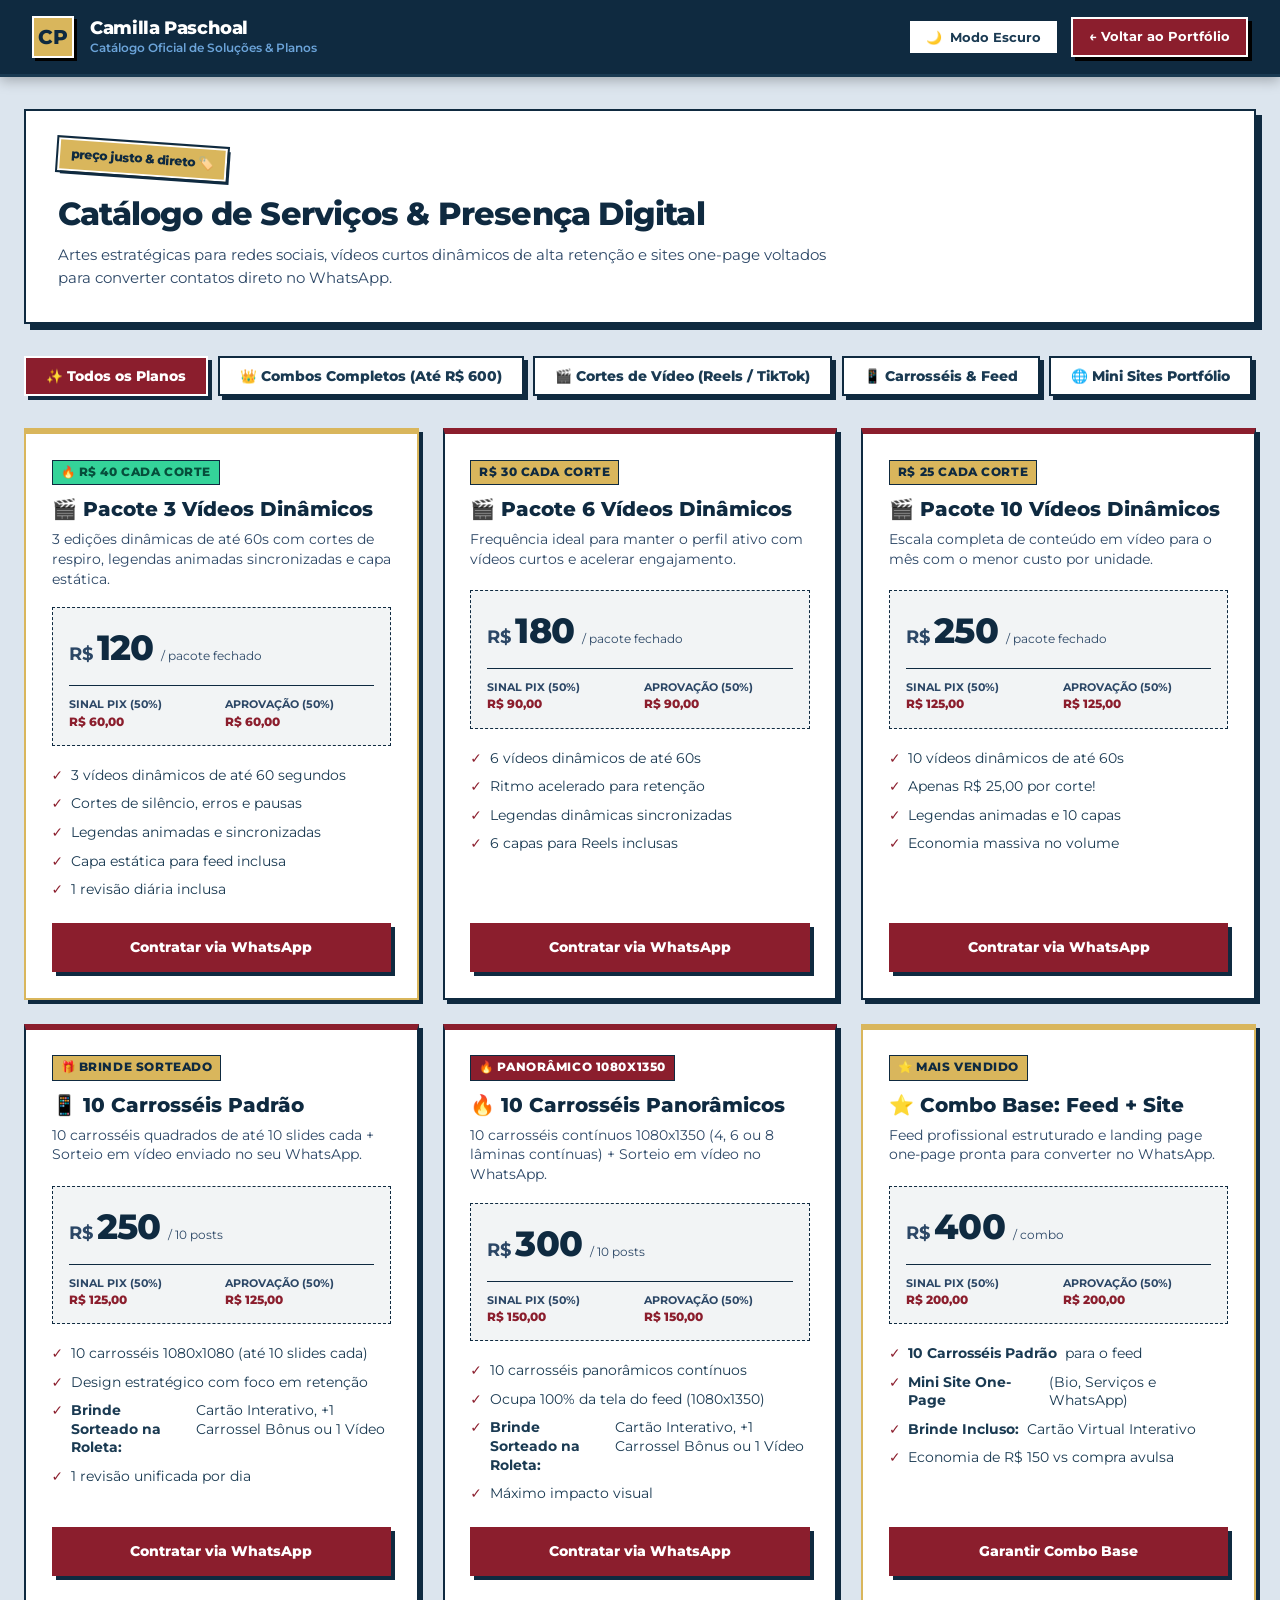
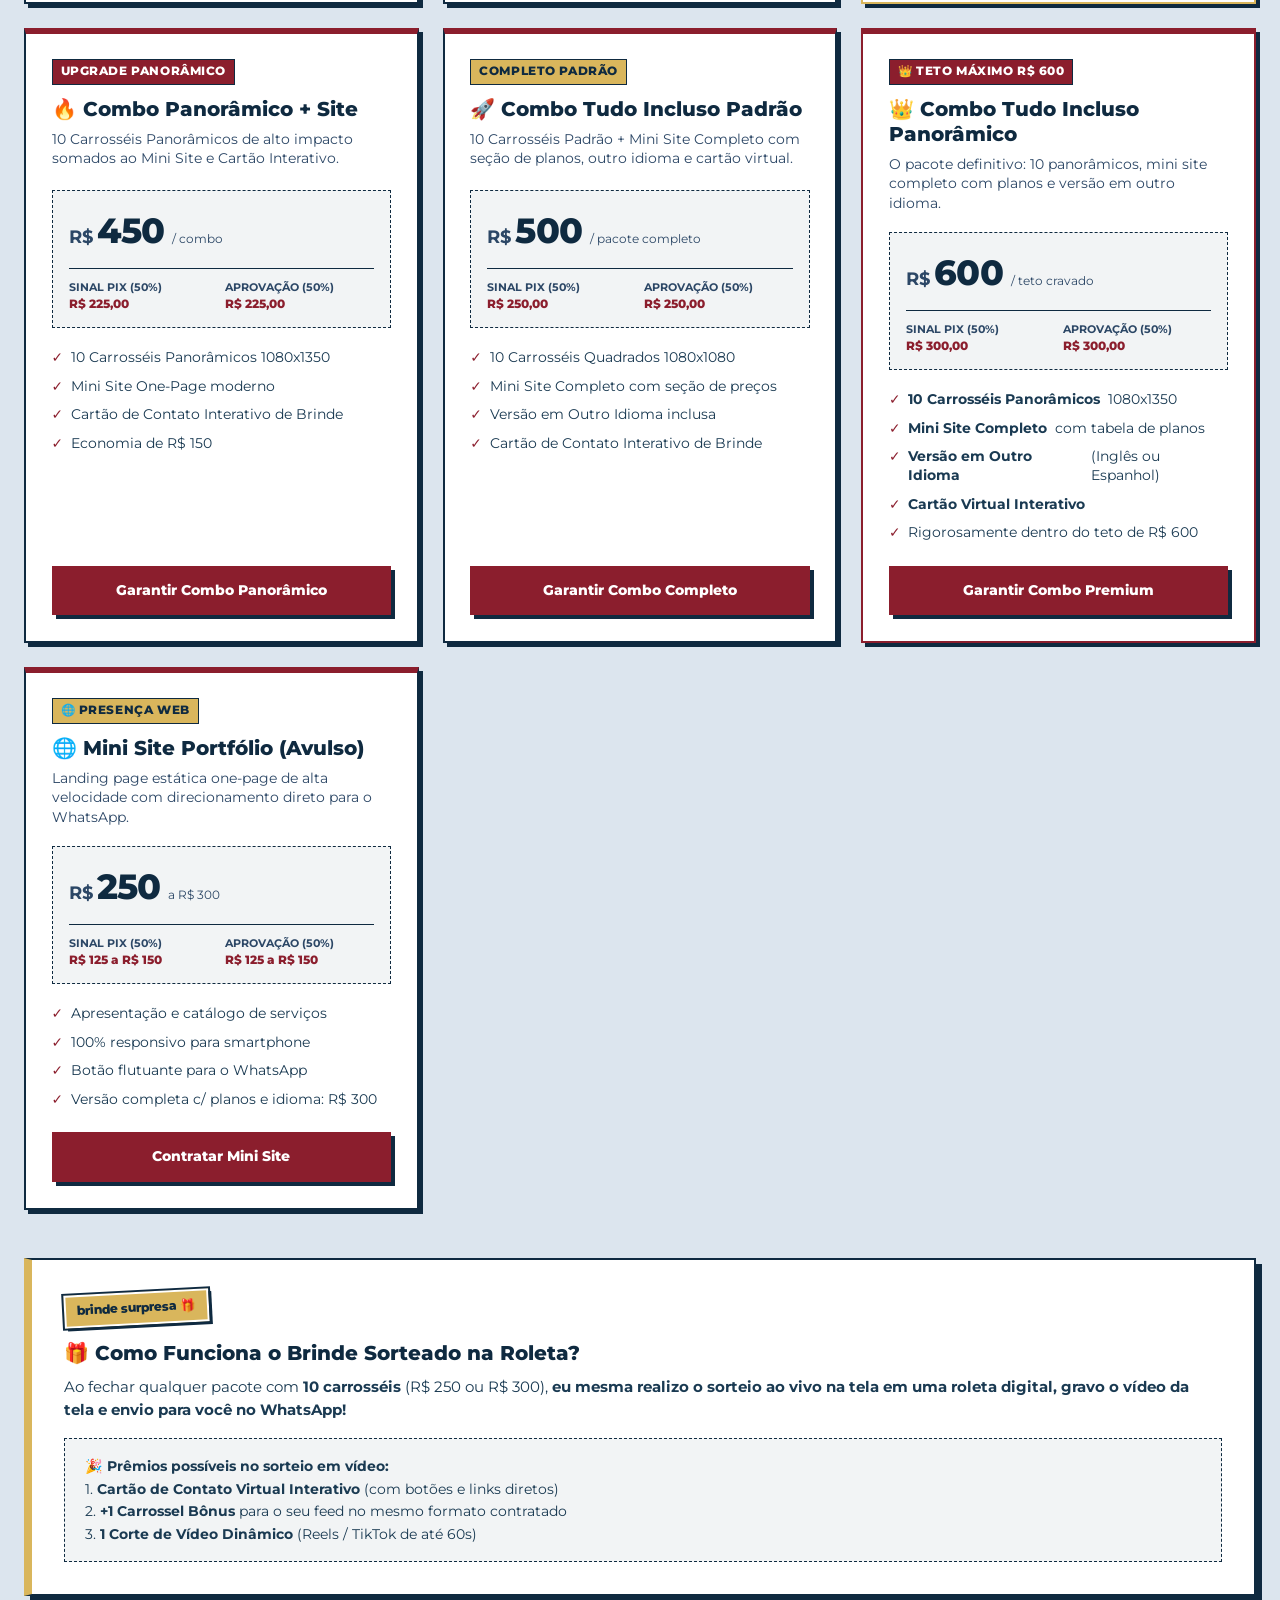
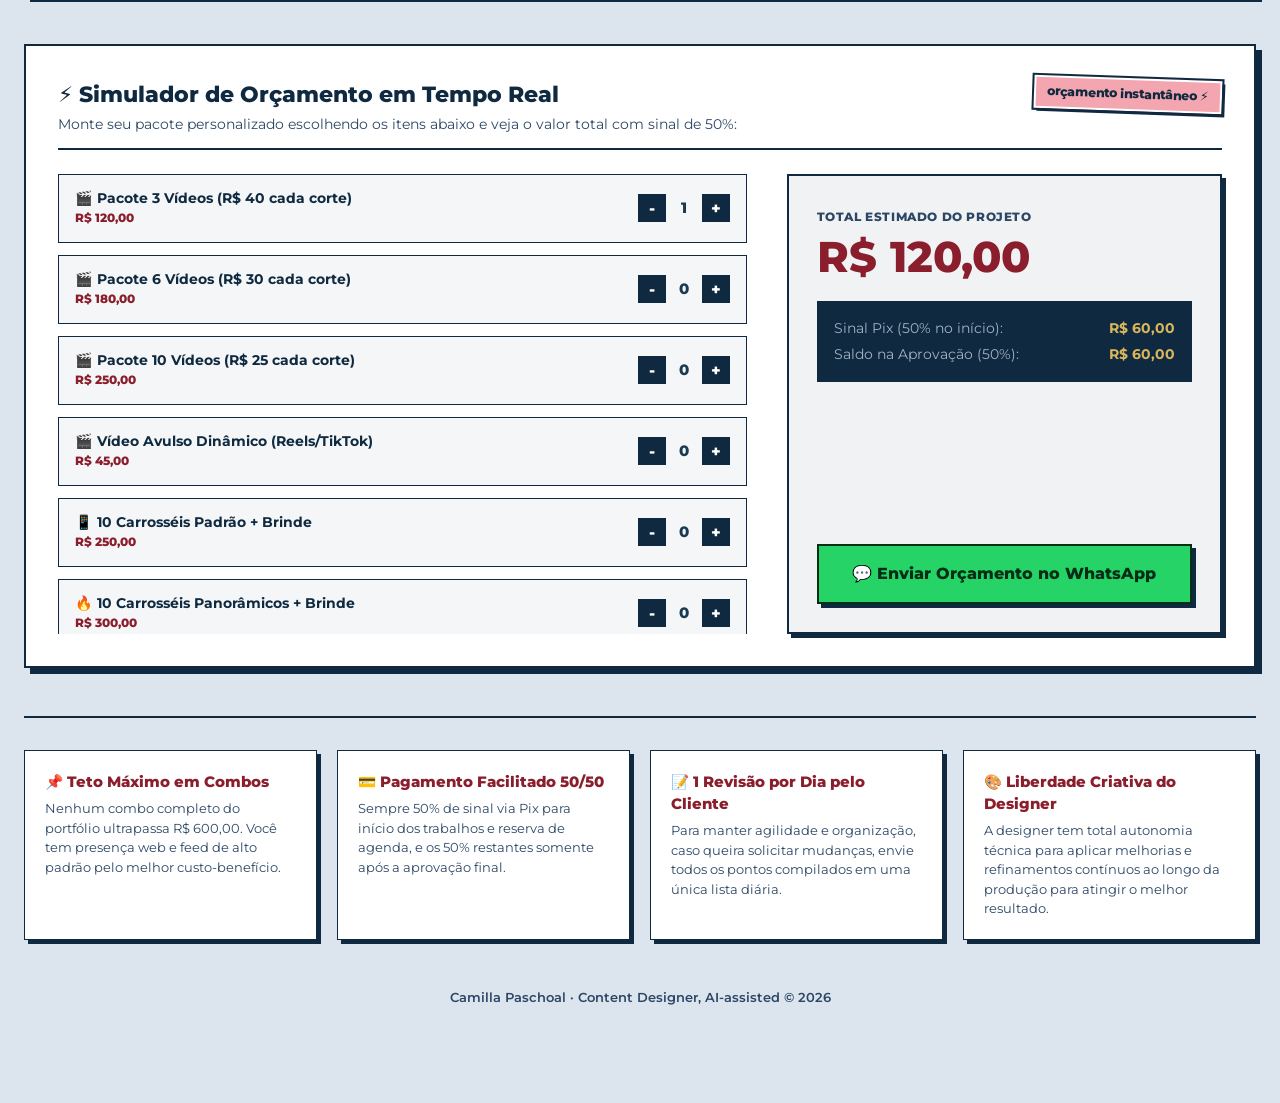
<file: catalogo.html>
<!DOCTYPE html>
<html lang="pt-BR" data-theme="dark">
<head>
  <meta charset="UTF-8">
  <meta name="viewport" content="width=device-width, initial-scale=1.0">
  <title>Camilla Paschoal · Catálogo Oficial de Serviços & Planos</title>
    <link rel="icon" type="image/png" sizes="32x32" href="assets/favicon-32.png">
  <link rel="apple-touch-icon" href="assets/apple-touch-icon.png">
  <script>
    (function () {
      try {
        var tema = localStorage.getItem('tema');
        if (!tema) tema = window.matchMedia('(prefers-color-scheme: dark)').matches ? 'dark' : 'light';
        document.documentElement.setAttribute('data-theme', tema);
      } catch (e) {}
    })();
  </script>
  <link rel="preconnect" href="https://fonts.googleapis.com">
  <link rel="preconnect" href="https://fonts.gstatic.com" crossorigin>
  <link href="https://fonts.googleapis.com/css2?family=Montserrat:ital,wght@0,400;0,600;0,700;0,800;1,400;1,700&display=swap" rel="stylesheet">
  <style>
    /* ══════════════════════════════════════════════════════════════
       Identidade Visual Camilla Paschoal · Neobrutalismo Editorial
       ══════════════════════════════════════════════════════════════ */
    :root {
      --navy-900: #0F2A40;
      --navy-800: #1A3A52;
      --blue-700: #2C5282;
      --blue-500: #4A7BA7;
      --sky-400: #6BA3D8;
      --white: #FFFFFF;
      --wine-700: #8B1E2D;
      --wine-800: #6E1622;
      --sand-200: #F1E6C8;
      --sand-300: #E8D7A5;
      --gold-400: #D9B65C;
      --gray-100: #D9DEE4;
      --gray-200: #C8CED6;
      --gray-300: #AEB7C2;

      /* Modo Claro */
      --page-bg: #DCE5EE;
      --card-bg: #FFFFFF;
      --text: var(--navy-800);
      --text-muted: #2C4766;
      --heading: var(--navy-900);
      --accent: var(--wine-700);
      --border: var(--navy-900);
      --shadow-color: var(--navy-900);
      --shadow-sm: 4px 4px 0 var(--shadow-color);
      --shadow-md: 6px 6px 0 var(--shadow-color);
      --shadow-lg: 10px 10px 0 var(--shadow-color);
    }

    [data-theme='dark'] {
      --gray-100: #2A3340;
      --gray-200: #1F2730;
      --gray-300: #3A4656;

      --page-bg: #0D1622;
      --card-bg: #1B283A;
      --text: #DDE3EA;
      --text-muted: #A2B1C2;
      --heading: #FFFFFF;
      --accent: #E8808C;
      --border: #3A4B62;
      --shadow-color: #060B12;
      --shadow-sm: 4px 4px 0 var(--shadow-color);
      --shadow-md: 6px 6px 0 var(--shadow-color);
      --shadow-lg: 10px 10px 0 var(--shadow-color);
    }

    *, *::before, *::after {
      box-sizing: border-box;
      margin: 0;
      padding: 0;
      font-family: 'Montserrat', system-ui, -apple-system, sans-serif;
      border-radius: 0 !important; /* Estilo 100% geométrico reto do portfólio */
    }

    body {
      background-color: var(--page-bg);
      color: var(--text);
      min-height: 100vh;
      line-height: 1.5;
      transition: background-color 0.3s ease, color 0.3s ease;
      overflow-x: hidden;
    }

    /* ══ Barra Superior ══ */
    .top-bar {
      background: var(--navy-900);
      color: var(--white);
      border-bottom: 3px solid var(--navy-800);
      padding: 1rem 2rem;
      display: flex;
      align-items: center;
      justify-content: space-between;
      box-shadow: 0 4px 12px rgba(0,0,0,0.25);
    }

    .brand-group {
      display: flex;
      align-items: center;
      gap: 1rem;
    }

    .brand-logo-badge {
      width: 42px;
      height: 42px;
      background: var(--gold-400);
      color: var(--navy-900);
      font-weight: 800;
      font-size: 1.25rem;
      display: flex;
      align-items: center;
      justify-content: center;
      border: 2px solid var(--white);
      box-shadow: 3px 3px 0 #000;
    }

    .brand-text h1 {
      font-size: 1.15rem;
      font-weight: 800;
      color: #FFFFFF;
      letter-spacing: -0.02em;
      line-height: 1.2;
    }

    .brand-text p {
      font-size: 0.76rem;
      color: var(--sky-400);
      font-weight: 600;
    }

    .actions-group {
      display: flex;
      align-items: center;
      gap: 0.75rem;
    }

    .btn-brutal {
      display: inline-flex;
      align-items: center;
      gap: 0.5rem;
      background: var(--card-bg);
      color: var(--text);
      border: 2px solid var(--border);
      box-shadow: var(--shadow-sm);
      padding: 0.55rem 1rem;
      font-size: 0.8rem;
      font-weight: 700;
      text-decoration: none;
      cursor: pointer;
      transition: transform 0.15s ease, box-shadow 0.15s ease;
    }

    .btn-brutal:hover {
      transform: translate(-2px, -2px);
      box-shadow: var(--shadow-md);
    }

    .btn-brutal.primary {
      background: var(--wine-700);
      color: #FFFFFF;
      border-color: #FFFFFF;
      box-shadow: 4px 4px 0 #000;
    }

    .btn-brutal.gold {
      background: var(--gold-400);
      color: var(--navy-900);
      border-color: var(--navy-900);
    }

    /* ══ Stickers ══ */
    .sticker {
      display: inline-block;
      padding: 5px 11px;
      font-size: 0.78rem;
      font-weight: 800;
      white-space: nowrap;
      color: var(--navy-900);
      border: 2px solid #FFFFFF;
      outline: 2px solid var(--navy-900);
      box-shadow: 3px 3px 0 var(--navy-900);
      transform: rotate(var(--r, -3deg));
    }
    .sticker--amarelo { background: var(--gold-400); }
    .sticker--rosa { background: #F4A6B0; }
    .sticker--azul { background: var(--sky-400); }

    /* ══ Container ══ */
    .container {
      max-width: 1360px;
      margin: 2rem auto;
      padding: 0 1.5rem 4rem 1.5rem;
    }

    /* Header */
    .catalog-header {
      background: var(--card-bg);
      border: 2px solid var(--border);
      box-shadow: var(--shadow-md);
      padding: 2rem;
      margin-bottom: 2rem;
      display: flex;
      flex-direction: column;
      align-items: flex-start;
    }

    .catalog-header .sticker,
    .gift-banner .sticker {
      position: static !important;
      display: inline-block !important;
      margin-bottom: 14px !important;
    }

    .catalog-header h2 {
      font-size: 2rem;
      font-weight: 800;
      color: var(--heading);
      letter-spacing: -0.025em;
      margin-bottom: 0.4rem;
    }

    .catalog-header p {
      font-size: 0.95rem;
      color: var(--text-muted);
      max-width: 780px;
    }

    /* ══ Filtros de Categoria ══ */
    .filter-bar {
      display: flex;
      flex-wrap: wrap;
      gap: 0.6rem;
      margin-bottom: 2rem;
    }

    .filter-tab {
      background: var(--card-bg);
      border: 2px solid var(--border);
      box-shadow: var(--shadow-sm);
      color: var(--text);
      padding: 0.65rem 1.25rem;
      font-size: 0.85rem;
      font-weight: 800;
      cursor: pointer;
      transition: all 0.15s ease;
    }

    .filter-tab:hover {
      transform: translate(-2px, -2px);
      box-shadow: var(--shadow-md);
    }

    .filter-tab.active {
      background: var(--wine-700);
      color: #FFFFFF;
      border-color: #FFFFFF;
      box-shadow: 4px 4px 0 var(--shadow-color);
    }

    [data-theme='dark'] .filter-tab.active {
      background: var(--wine-700);
      color: #FFFFFF;
    }

    /* ══ Grade de Planos ══ */
    .plans-grid {
      display: grid;
      grid-template-columns: repeat(auto-fit, minmax(310px, 1fr));
      gap: 1.5rem;
      margin-bottom: 3rem;
    }

    .plan-card {
      background: var(--card-bg);
      border: 2px solid var(--border);
      border-top: 6px solid var(--wine-700);
      box-shadow: var(--shadow-sm);
      padding: 1.6rem;
      display: flex;
      flex-direction: column;
      position: relative;
      transition: transform 0.25s ease, box-shadow 0.25s ease;
    }

    .plan-card:hover {
      transform: translateY(-6px);
      box-shadow: var(--shadow-md);
    }

    .plan-card.featured {
      border-top-color: var(--gold-400);
      border-color: var(--gold-400);
    }

    .plan-card.sky {
      border-top-color: var(--sky-400);
    }

    .plan-card.sky:hover {
      border-color: var(--sky-400);
    }

    .plan-card.teto {
      border-top-color: var(--wine-700);
      border-color: var(--wine-700);
    }

    .plan-tag {
      display: inline-block;
      align-self: flex-start;
      font-size: 0.72rem;
      font-weight: 800;
      text-transform: uppercase;
      letter-spacing: 0.05em;
      padding: 3px 8px;
      background: var(--sand-200);
      color: var(--navy-900);
      margin-bottom: 12px;
      border: 1px solid var(--navy-900);
    }

    [data-theme='dark'] .plan-tag {
      background: var(--gray-300);
      color: #fff;
    }

    .plan-tag.green { background: #34d399; color: #064e3b; }
    .plan-tag.gold { background: var(--gold-400); color: var(--navy-900); }
    .plan-tag.wine { background: var(--wine-700); color: #fff; }

    .plan-title {
      font-size: 1.25rem;
      font-weight: 800;
      color: var(--heading);
      margin-bottom: 8px;
      line-height: 1.25;
    }

    .plan-desc {
      font-size: 0.88rem;
      color: var(--text-muted);
      margin-bottom: 18px;
      line-height: 1.4;
      min-height: 42px;
    }

    .plan-pricing-box {
      background: rgba(15, 42, 64, 0.05);
      border: 1px dashed var(--border);
      padding: 14px 16px;
      margin-bottom: 20px;
    }

    [data-theme='dark'] .plan-pricing-box {
      background: rgba(0, 0, 0, 0.25);
    }

    .pricing-main {
      display: flex;
      align-items: baseline;
      gap: 4px;
    }

    .pricing-main .currency {
      font-size: 1.1rem;
      font-weight: 700;
      color: var(--text-muted);
    }

    .pricing-main .amount {
      font-size: 2.2rem;
      font-weight: 800;
      color: var(--heading);
      letter-spacing: -0.02em;
    }

    .pricing-main .unit {
      font-size: 0.78rem;
      color: var(--text-muted);
      margin-left: 4px;
    }

    .plan-split {
      display: grid;
      grid-template-columns: 1fr 1fr;
      gap: 8px;
      margin-top: 10px;
      padding-top: 10px;
      border-top: 1px solid var(--border);
      font-size: 0.76rem;
    }

    .plan-split span {
      display: block;
    }

    .plan-split .lbl {
      color: var(--text-muted);
      font-size: 0.68rem;
      text-transform: uppercase;
      font-weight: 700;
    }

    .plan-split .val {
      font-weight: 800;
      color: var(--accent);
    }

    .features-list {
      list-style: none;
      padding: 0;
      margin: 0 0 24px 0;
      display: flex;
      flex-direction: column;
      gap: 10px;
      flex-grow: 1;
    }

    .features-list li {
      font-size: 0.86rem;
      color: var(--text);
      display: flex;
      align-items: flex-start;
      gap: 8px;
      line-height: 1.35;
    }

    .features-list .check {
      color: var(--wine-700);
      font-weight: 800;
      flex-shrink: 0;
    }

    [data-theme='dark'] .features-list .check {
      color: #E8808C;
    }

    .btn-hire {
      display: block;
      text-align: center;
      width: 100%;
      padding: 12px 16px;
      font-weight: 800;
      font-size: 0.9rem;
      text-decoration: none;
      border: 2px solid var(--border);
      box-shadow: var(--shadow-sm);
      cursor: pointer;
      transition: all 0.15s ease;
    }

    .btn-hire:hover {
      transform: translate(-2px, -2px);
      box-shadow: var(--shadow-md);
    }

    .btn-hire,
    .btn-hire.primary,
    .btn-hire.outline {
      background: var(--wine-700) !important;
      color: #FFFFFF !important;
      border: 2px solid transparent !important;
    }

    .btn-hire:hover,
    .btn-hire.primary:hover,
    .btn-hire.outline:hover {
      background: var(--wine-800) !important;
      color: #FFFFFF !important;
    }

    /* ══ Banner de Sorteio de Brinde ══ */
    .gift-banner {
      background: var(--card-bg);
      border: 2px solid var(--border);
      border-left: 8px solid var(--gold-400);
      box-shadow: var(--shadow-md);
      padding: 2rem;
      margin-bottom: 3rem;
      position: relative;
    }

    .gift-banner h3 {
      font-size: 1.25rem;
      font-weight: 800;
      color: var(--heading);
      margin-bottom: 0.5rem;
    }

    .gift-banner p {
      font-size: 0.92rem;
      color: var(--text);
      line-height: 1.55;
      margin-bottom: 1rem;
    }

    .gift-list {
      background: rgba(15, 42, 64, 0.05);
      border: 1px dashed var(--border);
      padding: 1rem 1.25rem;
      font-size: 0.88rem;
      line-height: 1.6;
    }

    [data-theme='dark'] .gift-list {
      background: rgba(0, 0, 0, 0.2);
    }

    /* ══ Calculadora Interativa de Orçamento ══ */
    .sim-section {
      background: var(--card-bg);
      border: 2px solid var(--border);
      box-shadow: var(--shadow-md);
      padding: 2rem;
      margin-bottom: 3rem;
    }

    .sim-header {
      margin-bottom: 1.5rem;
      padding-bottom: 0.75rem;
      border-bottom: 2px solid var(--border);
    }

    .sim-header h3 {
      font-size: 1.35rem;
      font-weight: 800;
      color: var(--heading);
    }

    .sim-grid {
      display: grid;
      grid-template-columns: 1.6fr 1fr;
      gap: 2rem;
    }

    @media (max-width: 900px) {
      .sim-grid {
        grid-template-columns: 1fr;
      }
    }

    .sim-items {
      display: flex;
      flex-direction: column;
      gap: 0.75rem;
      max-height: 460px;
      overflow-y: auto;
      padding-right: 0.5rem;
    }

    .sim-item-row {
      display: flex;
      justify-content: space-between;
      align-items: center;
      background: rgba(15, 42, 64, 0.04);
      border: 1px solid var(--border);
      padding: 0.85rem 1rem;
    }

    [data-theme='dark'] .sim-item-row {
      background: rgba(0, 0, 0, 0.2);
    }

    .sim-item-title {
      font-size: 0.88rem;
      font-weight: 700;
      color: var(--heading);
    }

    .sim-item-price {
      font-size: 0.78rem;
      color: var(--accent);
      font-weight: 800;
    }

    .counter {
      display: flex;
      align-items: center;
      gap: 0.5rem;
    }

    .counter-btn {
      width: 28px;
      height: 28px;
      background: var(--navy-900);
      color: #fff;
      border: 1px solid var(--border);
      font-size: 1rem;
      font-weight: 800;
      display: flex;
      align-items: center;
      justify-content: center;
      cursor: pointer;
    }

    .counter-btn:hover {
      background: var(--wine-700);
    }

    .counter-val {
      font-size: 0.95rem;
      font-weight: 800;
      min-width: 20px;
      text-align: center;
    }

    .sim-summary {
      background: rgba(15, 42, 64, 0.06);
      border: 2px solid var(--border);
      box-shadow: var(--shadow-sm);
      padding: 1.75rem;
      display: flex;
      flex-direction: column;
      justify-content: space-between;
    }

    [data-theme='dark'] .sim-summary {
      background: rgba(0, 0, 0, 0.3);
    }

    .sim-total-num {
      font-size: 2.7rem;
      font-weight: 800;
      color: var(--accent);
      margin: 0.35rem 0 1.25rem 0;
      line-height: 1.1;
    }

    .sim-split-card {
      background: var(--navy-900);
      color: #fff;
      padding: 1rem;
      border: 1px solid var(--border);
      margin-bottom: 1.5rem;
      font-size: 0.85rem;
    }

    .btn-whatsapp-send {
      display: block;
      text-align: center;
      background: #25D366;
      color: #052E16;
      font-weight: 800;
      font-size: 1rem;
      padding: 1rem;
      text-decoration: none;
      border: 2px solid #052E16;
      box-shadow: var(--shadow-sm);
      transition: all 0.15s ease;
    }

    .btn-whatsapp-send:hover {
      transform: translate(-2px, -2px);
      box-shadow: var(--shadow-md);
      background: #22c55e;
    }

    /* Políticas e Regras */
    .policy-box {
      border-top: 2px solid var(--border);
      padding-top: 2rem;
      margin-top: 2rem;
    }

    .policy-grid {
      display: grid;
      grid-template-columns: repeat(auto-fit, minmax(260px, 1fr));
      gap: 1.25rem;
    }

    .policy-card {
      background: var(--card-bg);
      border: 1px solid var(--border);
      box-shadow: var(--shadow-sm);
      padding: 1.25rem;
    }

    .policy-title {
      font-size: 0.92rem;
      font-weight: 800;
      color: var(--accent);
      margin-bottom: 0.4rem;
    }

    .policy-text {
      font-size: 0.84rem;
      color: var(--text-muted);
      line-height: 1.45;
    }

    footer {
      text-align: center;
      margin-top: 3rem;
      font-size: 0.82rem;
      color: var(--text-muted);
      font-weight: 600;
    }
  </style>
</head>
<body>

  <!-- Barra Superior -->
  <header class="top-bar">
    <div class="brand-group">
      <div class="brand-logo-badge">CP</div>
      <div class="brand-text">
        <h1>Camilla Paschoal</h1>
        <p>Catálogo Oficial de Soluções & Planos</p>
      </div>
    </div>

    <div class="actions-group">
      <button class="btn-brutal" id="themeBtn" onclick="toggleTheme()" title="Trocar Tema">
        <span id="themeIcon">☀️</span> <span id="themeLabel">Modo Claro</span>
      </button>
      <a href="index.html" class="btn-brutal primary">← Voltar ao Portfólio</a>
    </div>
  </header>

  <div class="container">

    <!-- Cabeçalho -->
    <div class="catalog-header">
      <span class="sticker sticker--amarelo" style="--r:4deg; position:absolute; top:-12px; right:20px;" aria-hidden="true">preço justo & direto 🏷️</span>
      <h2>Catálogo de Serviços & Presença Digital</h2>
      <p>Artes estratégicas para redes sociais, vídeos curtos dinâmicos de alta retenção e sites one-page voltados para converter contatos direto no WhatsApp.</p>
    </div>

    <!-- Filtros de Categoria -->
    <div class="filter-bar">
      <button class="filter-tab active" onclick="filterPlans('all')">✨ Todos os Planos</button>
      <button class="filter-tab" onclick="filterPlans('combos')">👑 Combos Completos (Até R$ 600)</button>
      <button class="filter-tab" onclick="filterPlans('videos')">🎬 Cortes de Vídeo (Reels / TikTok)</button>
      <button class="filter-tab" onclick="filterPlans('feed')">📱 Carrosséis & Feed</button>
      <button class="filter-tab" onclick="filterPlans('web')">🌐 Mini Sites Portfólio</button>
    </div>

    <!-- Grade de Planos -->
    <div class="plans-grid" id="plansGrid">

      <!-- PLANO 1: Pacote 3 Vídeos -->
      <article class="plan-card featured" data-category="videos">
        <span class="plan-tag green">🔥 R$ 40 cada corte</span>
        <h3 class="plan-title">🎬 Pacote 3 Vídeos Dinâmicos</h3>
        <p class="plan-desc">3 edições dinâmicas de até 60s com cortes de respiro, legendas animadas sincronizadas e capa estática.</p>
        
        <div class="plan-pricing-box">
          <div class="pricing-main">
            <span class="currency">R$</span>
            <span class="amount">120</span>
            <span class="unit">/ pacote fechado</span>
          </div>
          <div class="plan-split">
            <div>
              <span class="lbl">Sinal Pix (50%)</span>
              <span class="val">R$ 60,00</span>
            </div>
            <div>
              <span class="lbl">Aprovação (50%)</span>
              <span class="val">R$ 60,00</span>
            </div>
          </div>
        </div>

        <ul class="features-list">
          <li><span class="check">✓</span> 3 vídeos dinâmicos de até 60 segundos</li>
          <li><span class="check">✓</span> Cortes de silêncio, erros e pausas</li>
          <li><span class="check">✓</span> Legendas animadas e sincronizadas</li>
          <li><span class="check">✓</span> Capa estática para feed inclusa</li>
          <li><span class="check">✓</span> 1 revisão diária inclusa</li>
        </ul>

        <a href="https://wa.me/5521982566564?text=Ol%C3%A1%20Camilla!%20Gostaria%20de%20contratar%20o%20Pacote%20de%203%20V%C3%ADdeos%20(R$%20120)." target="_blank" rel="noopener noreferrer" class="btn-hire primary">Contratar via WhatsApp</a>
      </article>

      <!-- PLANO 2: Pacote 6 Vídeos -->
      <article class="plan-card" data-category="videos">
        <span class="plan-tag gold">R$ 30 cada corte</span>
        <h3 class="plan-title">🎬 Pacote 6 Vídeos Dinâmicos</h3>
        <p class="plan-desc">Frequência ideal para manter o perfil ativo com vídeos curtos e acelerar engajamento.</p>
        
        <div class="plan-pricing-box">
          <div class="pricing-main">
            <span class="currency">R$</span>
            <span class="amount">180</span>
            <span class="unit">/ pacote fechado</span>
          </div>
          <div class="plan-split">
            <div>
              <span class="lbl">Sinal Pix (50%)</span>
              <span class="val">R$ 90,00</span>
            </div>
            <div>
              <span class="lbl">Aprovação (50%)</span>
              <span class="val">R$ 90,00</span>
            </div>
          </div>
        </div>

        <ul class="features-list">
          <li><span class="check">✓</span> 6 vídeos dinâmicos de até 60s</li>
          <li><span class="check">✓</span> Ritmo acelerado para retenção</li>
          <li><span class="check">✓</span> Legendas dinâmicas sincronizadas</li>
          <li><span class="check">✓</span> 6 capas para Reels inclusas</li>
        </ul>

        <a href="https://wa.me/5521982566564?text=Ol%C3%A1%20Camilla!%20Gostaria%20de%20contratar%20o%20Pacote%20de%206%20V%C3%ADdeos%20(R$%20180)." target="_blank" rel="noopener noreferrer" class="btn-hire primary">Contratar via WhatsApp</a>
      </article>

      <!-- PLANO 3: Pacote 10 Vídeos -->
      <article class="plan-card" data-category="videos">
        <span class="plan-tag gold">R$ 25 cada corte</span>
        <h3 class="plan-title">🎬 Pacote 10 Vídeos Dinâmicos</h3>
        <p class="plan-desc">Escala completa de conteúdo em vídeo para o mês com o menor custo por unidade.</p>
        
        <div class="plan-pricing-box">
          <div class="pricing-main">
            <span class="currency">R$</span>
            <span class="amount">250</span>
            <span class="unit">/ pacote fechado</span>
          </div>
          <div class="plan-split">
            <div>
              <span class="lbl">Sinal Pix (50%)</span>
              <span class="val">R$ 125,00</span>
            </div>
            <div>
              <span class="lbl">Aprovação (50%)</span>
              <span class="val">R$ 125,00</span>
            </div>
          </div>
        </div>

        <ul class="features-list">
          <li><span class="check">✓</span> 10 vídeos dinâmicos de até 60s</li>
          <li><span class="check">✓</span> Apenas R$ 25,00 por corte!</li>
          <li><span class="check">✓</span> Legendas animadas e 10 capas</li>
          <li><span class="check">✓</span> Economia massiva no volume</li>
        </ul>

        <a href="https://wa.me/5521982566564?text=Ol%C3%A1%20Camilla!%20Gostaria%20de%20contratar%20o%20Pacote%20de%2010%20V%C3%ADdeos%20(R$%20250)." target="_blank" rel="noopener noreferrer" class="btn-hire primary">Contratar via WhatsApp</a>
      </article>

      <!-- PLANO 4: 10 Carrosséis Padrão + Brinde Sorteado -->
      <article class="plan-card" data-category="feed">
        <span class="plan-tag gold">🎁 Brinde Sorteado</span>
        <h3 class="plan-title">📱 10 Carrosséis Padrão</h3>
        <p class="plan-desc">10 carrosséis quadrados de até 10 slides cada + Sorteio em vídeo enviado no seu WhatsApp.</p>
        
        <div class="plan-pricing-box">
          <div class="pricing-main">
            <span class="currency">R$</span>
            <span class="amount">250</span>
            <span class="unit">/ 10 posts</span>
          </div>
          <div class="plan-split">
            <div>
              <span class="lbl">Sinal Pix (50%)</span>
              <span class="val">R$ 125,00</span>
            </div>
            <div>
              <span class="lbl">Aprovação (50%)</span>
              <span class="val">R$ 125,00</span>
            </div>
          </div>
        </div>

        <ul class="features-list">
          <li><span class="check">✓</span> 10 carrosséis 1080x1080 (até 10 slides cada)</li>
          <li><span class="check">✓</span> Design estratégico com foco em retenção</li>
          <li><span class="check">✓</span> <strong>Brinde Sorteado na Roleta:</strong> Cartão Interativo, +1 Carrossel Bônus ou 1 Vídeo</li>
          <li><span class="check">✓</span> 1 revisão unificada por dia</li>
        </ul>

        <a href="https://wa.me/5521982566564?text=Ol%C3%A1%20Camilla!%20Gostaria%20de%20contratar%2010%20Carross%C3%A9is%20Padr%C3%A3o%20(R$%20250)." target="_blank" rel="noopener noreferrer" class="btn-hire primary">Contratar via WhatsApp</a>
      </article>

      <!-- PLANO 5: 10 Carrosséis Panorâmicos + Brinde Sorteado -->
      <article class="plan-card" data-category="feed">
        <span class="plan-tag wine">🔥 Panorâmico 1080x1350</span>
        <h3 class="plan-title">🔥 10 Carrosséis Panorâmicos</h3>
        <p class="plan-desc">10 carrosséis contínuos 1080x1350 (4, 6 ou 8 lâminas contínuas) + Sorteio em vídeo no WhatsApp.</p>
        
        <div class="plan-pricing-box">
          <div class="pricing-main">
            <span class="currency">R$</span>
            <span class="amount">300</span>
            <span class="unit">/ 10 posts</span>
          </div>
          <div class="plan-split">
            <div>
              <span class="lbl">Sinal Pix (50%)</span>
              <span class="val">R$ 150,00</span>
            </div>
            <div>
              <span class="lbl">Aprovação (50%)</span>
              <span class="val">R$ 150,00</span>
            </div>
          </div>
        </div>

        <ul class="features-list">
          <li><span class="check">✓</span> 10 carrosséis panorâmicos contínuos</li>
          <li><span class="check">✓</span> Ocupa 100% da tela do feed (1080x1350)</li>
          <li><span class="check">✓</span> <strong>Brinde Sorteado na Roleta:</strong> Cartão Interativo, +1 Carrossel Bônus ou 1 Vídeo</li>
          <li><span class="check">✓</span> Máximo impacto visual</li>
        </ul>

        <a href="https://wa.me/5521982566564?text=Ol%C3%A1%20Camilla!%20Gostaria%20de%20contratar%2010%20Carross%C3%A9is%20Panor%C3%A2micos%20(R$%20300)." target="_blank" rel="noopener noreferrer" class="btn-hire primary">Contratar via WhatsApp</a>
      </article>

      <!-- PLANO 6: Combo Base -->
      <article class="plan-card featured" data-category="combos">
        <span class="plan-tag gold">⭐ Mais Vendido</span>
        <h3 class="plan-title">⭐ Combo Base: Feed + Site</h3>
        <p class="plan-desc">Feed profissional estruturado e landing page one-page pronta para converter no WhatsApp.</p>
        
        <div class="plan-pricing-box">
          <div class="pricing-main">
            <span class="currency">R$</span>
            <span class="amount">400</span>
            <span class="unit">/ combo</span>
          </div>
          <div class="plan-split">
            <div>
              <span class="lbl">Sinal Pix (50%)</span>
              <span class="val">R$ 200,00</span>
            </div>
            <div>
              <span class="lbl">Aprovação (50%)</span>
              <span class="val">R$ 200,00</span>
            </div>
          </div>
        </div>

        <ul class="features-list">
          <li><span class="check">✓</span> <strong>10 Carrosséis Padrão</strong> para o feed</li>
          <li><span class="check">✓</span> <strong>Mini Site One-Page</strong> (Bio, Serviços e WhatsApp)</li>
          <li><span class="check">✓</span> <strong>Brinde Incluso:</strong> Cartão Virtual Interativo</li>
          <li><span class="check">✓</span> Economia de R$ 150 vs compra avulsa</li>
        </ul>

        <a href="https://wa.me/5521982566564?text=Ol%C3%A1%20Camilla!%20Quero%20o%20Combo%20Base%20(Feed%20%2B%20Site%20-%20R$%20400)." target="_blank" rel="noopener noreferrer" class="btn-hire primary">Garantir Combo Base</a>
      </article>

      <!-- PLANO 7: Combo Base Panorâmico -->
      <article class="plan-card" data-category="combos">
        <span class="plan-tag wine">Upgrade Panorâmico</span>
        <h3 class="plan-title">🔥 Combo Panorâmico + Site</h3>
        <p class="plan-desc">10 Carrosséis Panorâmicos de alto impacto somados ao Mini Site e Cartão Interativo.</p>
        
        <div class="plan-pricing-box">
          <div class="pricing-main">
            <span class="currency">R$</span>
            <span class="amount">450</span>
            <span class="unit">/ combo</span>
          </div>
          <div class="plan-split">
            <div>
              <span class="lbl">Sinal Pix (50%)</span>
              <span class="val">R$ 225,00</span>
            </div>
            <div>
              <span class="lbl">Aprovação (50%)</span>
              <span class="val">R$ 225,00</span>
            </div>
          </div>
        </div>

        <ul class="features-list">
          <li><span class="check">✓</span> 10 Carrosséis Panorâmicos 1080x1350</li>
          <li><span class="check">✓</span> Mini Site One-Page moderno</li>
          <li><span class="check">✓</span> Cartão de Contato Interativo de Brinde</li>
          <li><span class="check">✓</span> Economia de R$ 150</li>
        </ul>

        <a href="https://wa.me/5521982566564?text=Ol%C3%A1%20Camilla!%20Quero%20o%20Combo%20Panor%C3%A2mico%20%2B%20Site%20(R$%20450)." target="_blank" rel="noopener noreferrer" class="btn-hire primary">Garantir Combo Panorâmico</a>
      </article>

      <!-- PLANO 8: Combo Tudo Incluso Padrão -->
      <article class="plan-card" data-category="combos">
        <span class="plan-tag gold">Completo Padrão</span>
        <h3 class="plan-title">🚀 Combo Tudo Incluso Padrão</h3>
        <p class="plan-desc">10 Carrosséis Padrão + Mini Site Completo com seção de planos, outro idioma e cartão virtual.</p>
        
        <div class="plan-pricing-box">
          <div class="pricing-main">
            <span class="currency">R$</span>
            <span class="amount">500</span>
            <span class="unit">/ pacote completo</span>
          </div>
          <div class="plan-split">
            <div>
              <span class="lbl">Sinal Pix (50%)</span>
              <span class="val">R$ 250,00</span>
            </div>
            <div>
              <span class="lbl">Aprovação (50%)</span>
              <span class="val">R$ 250,00</span>
            </div>
          </div>
        </div>

        <ul class="features-list">
          <li><span class="check">✓</span> 10 Carrosséis Quadrados 1080x1080</li>
          <li><span class="check">✓</span> Mini Site Completo com seção de preços</li>
          <li><span class="check">✓</span> Versão em Outro Idioma inclusa</li>
          <li><span class="check">✓</span> Cartão de Contato Interativo de Brinde</li>
        </ul>

        <a href="https://wa.me/5521982566564?text=Ol%C3%A1%20Camilla!%20Quero%20o%20Combo%20Tudo%20Incluso%20Padr%C3%A3o%20(R$%20500)." target="_blank" rel="noopener noreferrer" class="btn-hire primary">Garantir Combo Completo</a>
      </article>

      <!-- PLANO 9: Combo Tudo Incluso Panorâmico (TETO R$ 600) -->
      <article class="plan-card teto" data-category="combos">
        <span class="plan-tag wine">👑 TETO MÁXIMO R$ 600</span>
        <h3 class="plan-title">👑 Combo Tudo Incluso Panorâmico</h3>
        <p class="plan-desc">O pacote definitivo: 10 panorâmicos, mini site completo com planos e versão em outro idioma.</p>
        
        <div class="plan-pricing-box">
          <div class="pricing-main">
            <span class="currency">R$</span>
            <span class="amount">600</span>
            <span class="unit">/ teto cravado</span>
          </div>
          <div class="plan-split">
            <div>
              <span class="lbl">Sinal Pix (50%)</span>
              <span class="val">R$ 300,00</span>
            </div>
            <div>
              <span class="lbl">Aprovação (50%)</span>
              <span class="val">R$ 300,00</span>
            </div>
          </div>
        </div>

        <ul class="features-list">
          <li><span class="check">✓</span> <strong>10 Carrosséis Panorâmicos</strong> 1080x1350</li>
          <li><span class="check">✓</span> <strong>Mini Site Completo</strong> com tabela de planos</li>
          <li><span class="check">✓</span> <strong>Versão em Outro Idioma</strong> (Inglês ou Espanhol)</li>
          <li><span class="check">✓</span> <strong>Cartão Virtual Interativo</strong></li>
          <li><span class="check">✓</span> Rigorosamente dentro do teto de R$ 600</li>
        </ul>

        <a href="https://wa.me/5521982566564?text=Ol%C3%A1%20Camilla!%20Quero%20o%20Combo%20Tudo%20Incluso%20Panor%C3%A2mico%20(TETO%20R$%20600)." target="_blank" rel="noopener noreferrer" class="btn-hire primary">Garantir Combo Premium</a>
      </article>

      <!-- PLANO 9: Mini Site Avulso -->
      <article class="plan-card" data-category="web">
        <span class="plan-tag gold">🌐 Presença Web</span>
        <h3 class="plan-title">🌐 Mini Site Portfólio (Avulso)</h3>
        <p class="plan-desc">Landing page estática one-page de alta velocidade com direcionamento direto para o WhatsApp.</p>
        
        <div class="plan-pricing-box">
          <div class="pricing-main">
            <span class="currency">R$</span>
            <span class="amount">250</span>
            <span class="unit">a R$ 300</span>
          </div>
          <div class="plan-split">
            <div>
              <span class="lbl">Sinal Pix (50%)</span>
              <span class="val">R$ 125 a R$ 150</span>
            </div>
            <div>
              <span class="lbl">Aprovação (50%)</span>
              <span class="val">R$ 125 a R$ 150</span>
            </div>
          </div>
        </div>

        <ul class="features-list">
          <li><span class="check">✓</span> Apresentação e catálogo de serviços</li>
          <li><span class="check">✓</span> 100% responsivo para smartphone</li>
          <li><span class="check">✓</span> Botão flutuante para o WhatsApp</li>
          <li><span class="check">✓</span> Versão completa c/ planos e idioma: R$ 300</li>
        </ul>

        <a href="https://wa.me/5521982566564?text=Ol%C3%A1%20Camilla!%20Gostaria%20de%20criar%20um%20Mini%20Site%20Portf%C3%B3lio." target="_blank" rel="noopener noreferrer" class="btn-hire primary">Contratar Mini Site</a>
      </article>

    </div>

    <!-- Banner da Roleta de Brindes -->
    <div class="gift-banner">
      <span class="sticker sticker--amarelo" style="--r:-3deg; position:absolute; top:-12px; right:20px;">brinde surpresa 🎁</span>
      <h3>🎁 Como Funciona o Brinde Sorteado na Roleta?</h3>
      <p>Ao fechar qualquer pacote com <strong>10 carrosséis</strong> (R$ 250 ou R$ 300), <strong>eu mesma realizo o sorteio ao vivo na tela em uma roleta digital, gravo o vídeo da tela e envio para você no WhatsApp!</strong></p>
      
      <div class="gift-list">
        <strong>🎉 Prêmios possíveis no sorteio em vídeo:</strong><br>
        1. <strong>Cartão de Contato Virtual Interativo</strong> (com botões e links diretos)<br>
        2. <strong>+1 Carrossel Bônus</strong> para o seu feed no mesmo formato contratado<br>
        3. <strong>1 Corte de Vídeo Dinâmico</strong> (Reels / TikTok de até 60s)
      </div>
    </div>

    <!-- Calculadora Interativa de Orçamento -->
    <div class="sim-section">
      <div class="sim-header">
        <span class="sticker sticker--rosa" style="--r:2deg; float:right;">orçamento instantâneo ⚡</span>
        <h3>⚡ Simulador de Orçamento em Tempo Real</h3>
        <p style="font-size:0.88rem; color:var(--text-muted); margin-top:4px;">Monte seu pacote personalizado escolhendo os itens abaixo e veja o valor total com sinal de 50%:</p>
      </div>

      <div class="sim-grid">
        <div class="sim-items">

          <div class="sim-item-row">
            <div>
              <div class="sim-item-title">🎬 Pacote 3 Vídeos (R$ 40 cada corte)</div>
              <div class="sim-item-price">R$ 120,00</div>
            </div>
            <div class="counter">
              <button class="counter-btn" onclick="updateSim('v3', -1)">-</button>
              <span class="counter-val" id="qty-v3">1</span>
              <button class="counter-btn" onclick="updateSim('v3', 1)">+</button>
            </div>
          </div>

          <div class="sim-item-row">
            <div>
              <div class="sim-item-title">🎬 Pacote 6 Vídeos (R$ 30 cada corte)</div>
              <div class="sim-item-price">R$ 180,00</div>
            </div>
            <div class="counter">
              <button type="button" class="counter-btn" onclick="updateSim('v6', -1)">-</button>
              <span class="counter-val" id="qty-v6">0</span>
              <button type="button" class="counter-btn" onclick="updateSim('v6', 1)">+</button>
            </div>
          </div>

          <div class="sim-item-row">
            <div>
              <div class="sim-item-title">🎬 Pacote 10 Vídeos (R$ 25 cada corte)</div>
              <div class="sim-item-price">R$ 250,00</div>
            </div>
            <div class="counter">
              <button type="button" class="counter-btn" onclick="updateSim('v10', -1)">-</button>
              <span class="counter-val" id="qty-v10">0</span>
              <button type="button" class="counter-btn" onclick="updateSim('v10', 1)">+</button>
            </div>
          </div>

          <div class="sim-item-row">
            <div>
              <div class="sim-item-title">🎬 Vídeo Avulso Dinâmico (Reels/TikTok)</div>
              <div class="sim-item-price">R$ 45,00</div>
            </div>
            <div class="counter">
              <button class="counter-btn" onclick="updateSim('v1', -1)">-</button>
              <span class="counter-val" id="qty-v1">0</span>
              <button class="counter-btn" onclick="updateSim('v1', 1)">+</button>
            </div>
          </div>

          <div class="sim-item-row">
            <div>
              <div class="sim-item-title">📱 10 Carrosséis Padrão + Brinde</div>
              <div class="sim-item-price">R$ 250,00</div>
            </div>
            <div class="counter">
              <button class="counter-btn" onclick="updateSim('c10p', -1)">-</button>
              <span class="counter-val" id="qty-c10p">0</span>
              <button class="counter-btn" onclick="updateSim('c10p', 1)">+</button>
            </div>
          </div>

          <div class="sim-item-row">
            <div>
              <div class="sim-item-title">🔥 10 Carrosséis Panorâmicos + Brinde</div>
              <div class="sim-item-price">R$ 300,00</div>
            </div>
            <div class="counter">
              <button class="counter-btn" onclick="updateSim('c10pano', -1)">-</button>
              <span class="counter-val" id="qty-c10pano">0</span>
              <button class="counter-btn" onclick="updateSim('c10pano', 1)">+</button>
            </div>
          </div>

          <div class="sim-item-row">
            <div>
              <div class="sim-item-title">⭐ Combo Base: 10 Carrosséis + Mini Site</div>
              <div class="sim-item-price">R$ 400,00</div>
            </div>
            <div class="counter">
              <button type="button" class="counter-btn" onclick="updateSim('comboBase', -1)">-</button>
              <span class="counter-val" id="qty-comboBase">0</span>
              <button type="button" class="counter-btn" onclick="updateSim('comboBase', 1)">+</button>
            </div>
          </div>

          <div class="sim-item-row">
            <div>
              <div class="sim-item-title">🔥 Combo Panorâmico + Mini Site</div>
              <div class="sim-item-price">R$ 450,00</div>
            </div>
            <div class="counter">
              <button type="button" class="counter-btn" onclick="updateSim('comboPano', -1)">-</button>
              <span class="counter-val" id="qty-comboPano">0</span>
              <button type="button" class="counter-btn" onclick="updateSim('comboPano', 1)">+</button>
            </div>
          </div>

          <div class="sim-item-row">
            <div>
              <div class="sim-item-title">🚀 Combo Tudo Incluso Padrão</div>
              <div class="sim-item-price">R$ 500,00</div>
            </div>
            <div class="counter">
              <button type="button" class="counter-btn" onclick="updateSim('comboTudoPadrao', -1)">-</button>
              <span class="counter-val" id="qty-comboTudoPadrao">0</span>
              <button type="button" class="counter-btn" onclick="updateSim('comboTudoPadrao', 1)">+</button>
            </div>
          </div>

          <div class="sim-item-row">
            <div>
              <div class="sim-item-title">👑 Combo Tudo Incluso Panorâmico (TETO)</div>
              <div class="sim-item-price">R$ 600,00</div>
            </div>
            <div class="counter">
              <button type="button" class="counter-btn" onclick="updateSim('comboTeto', -1)">-</button>
              <span class="counter-val" id="qty-comboTeto">0</span>
              <button type="button" class="counter-btn" onclick="updateSim('comboTeto', 1)">+</button>
            </div>
          </div>

          <div class="sim-item-row">
            <div>
              <div class="sim-item-title">🌐 Mini Site Simples Avulso</div>
              <div class="sim-item-price">R$ 250,00</div>
            </div>
            <div class="counter">
              <button type="button" class="counter-btn" onclick="updateSim('siteSimples', -1)">-</button>
              <span class="counter-val" id="qty-siteSimples">0</span>
              <button type="button" class="counter-btn" onclick="updateSim('siteSimples', 1)">+</button>
            </div>
          </div>

          <div class="sim-item-row">
            <div>
              <div class="sim-item-title">🌐 Mini Site Completo Avulso</div>
              <div class="sim-item-price">R$ 300,00</div>
            </div>
            <div class="counter">
              <button type="button" class="counter-btn" onclick="updateSim('siteCompleto', -1)">-</button>
              <span class="counter-val" id="qty-siteCompleto">0</span>
              <button type="button" class="counter-btn" onclick="updateSim('siteCompleto', 1)">+</button>
            </div>
          </div>

          <div class="sim-item-row">
            <div>
              <div class="sim-item-title">💳 Cartão de Contato Virtual Avulso</div>
              <div class="sim-item-price">R$ 50,00</div>
            </div>
            <div class="counter">
              <button type="button" class="counter-btn" onclick="updateSim('cartao', -1)">-</button>
              <span class="counter-val" id="qty-cartao">0</span>
              <button type="button" class="counter-btn" onclick="updateSim('cartao', 1)">+</button>
            </div>
          </div>

        </div>

        <div class="sim-summary">
          <div>
            <span style="font-size:0.75rem; text-transform:uppercase; font-weight:800; color:var(--text-muted); letter-spacing:0.05em;">Total Estimado do Projeto</span>
            <div class="sim-total-num" id="simTotalDisplay">R$ 120,00</div>

            <div class="sim-split-card">
              <div style="display:flex; justify-content:space-between; margin-bottom:0.4rem;">
                <span style="color:#A2B1C2;">Sinal Pix (50% no início):</span>
                <strong id="simEntryDisplay" style="color:var(--gold-400);">R$ 60,00</strong>
              </div>
              <div style="display:flex; justify-content:space-between;">
                <span style="color:#A2B1C2;">Saldo na Aprovação (50%):</span>
                <strong id="simFinalDisplay" style="color:var(--gold-400);">R$ 60,00</strong>
              </div>
            </div>
          </div>

          <a href="#" class="btn-whatsapp-send" id="btnSimWhatsApp" target="_blank">
            💬 Enviar Orçamento no WhatsApp
          </a>
        </div>
      </div>
    </div>

    <!-- Políticas e Transparência -->
    <div class="policy-box">
      <div class="policy-grid">
        <div class="policy-card">
          <div class="policy-title">📌 Teto Máximo em Combos</div>
          <div class="policy-text">Nenhum combo completo do portfólio ultrapassa R$ 600,00. Você tem presença web e feed de alto padrão pelo melhor custo-benefício.</div>
        </div>
        <div class="policy-card">
          <div class="policy-title">💳 Pagamento Facilitado 50/50</div>
          <div class="policy-text">Sempre 50% de sinal via Pix para início dos trabalhos e reserva de agenda, e os 50% restantes somente após a aprovação final.</div>
        </div>
        <div class="policy-card">
          <div class="policy-title">📝 1 Revisão por Dia pelo Cliente</div>
          <div class="policy-text">Para manter agilidade e organização, caso queira solicitar mudanças, envie todos os pontos compilados em uma única lista diária.</div>
        </div>
        <div class="policy-card">
          <div class="policy-title">🎨 Liberdade Criativa do Designer</div>
          <div class="policy-text">A designer tem total autonomia técnica para aplicar melhorias e refinamentos contínuos ao longo da produção para atingir o melhor resultado.</div>
        </div>
      </div>
    </div>

    <!-- Rodapé -->
    <footer>
      <p>Camilla Paschoal · Content Designer, AI-assisted &copy; 2026</p>
    </footer>

  </div>

  <script>
    // ══ Modo Claro / Escuro sincronizado com o portfólio ══
    function updateThemeUI(t) {
      document.getElementById('themeIcon').innerText = t === 'dark' ? '☀️' : '🌙';
      document.getElementById('themeLabel').innerText = t === 'dark' ? 'Modo Claro' : 'Modo Escuro';
    }
    function toggleTheme() {
      const html = document.documentElement;
      const current = html.getAttribute('data-theme') || 'dark';
      const next = current === 'dark' ? 'light' : 'dark';
      html.setAttribute('data-theme', next);
      try { localStorage.setItem('tema', next); } catch(e) {}
      updateThemeUI(next);
    }
    document.addEventListener('DOMContentLoaded', () => {
      const tema = document.documentElement.getAttribute('data-theme') || 'dark';
      updateThemeUI(tema);
    });

    // ══ Filtro de Categorias ══
    function filterPlans(cat) {
      document.querySelectorAll('.filter-tab').forEach(btn => btn.classList.remove('active'));
      event.target.classList.add('active');

      const cards = document.querySelectorAll('.plan-card');
      cards.forEach(card => {
        if (cat === 'all' || card.getAttribute('data-category') === cat) {
          card.style.display = 'flex';
        } else {
          card.style.display = 'none';
        }
      });
    }

    // ══ Calculadora de Orçamento ══
    const prices = {
      v3: { name: "Pacote 3 Vídeos (R$ 40/cada)", price: 120 },
      v6: { name: "Pacote 6 Vídeos (R$ 30/cada)", price: 180 },
      v10: { name: "Pacote 10 Vídeos (R$ 25/cada)", price: 250 },
      v1: { name: "Corte de Vídeo Avulso", price: 45 },
      c10p: { name: "10 Carrosséis Padrão + Brinde", price: 250 },
      c10pano: { name: "10 Carrosséis Panorâmicos + Brinde", price: 300 },
      comboBase: { name: "Combo Base: 10 Carrosséis + Site", price: 400 },
      comboPano: { name: "Combo Panorâmico + Mini Site", price: 450 },
      comboTudoPadrao: { name: "Combo Tudo Incluso Padrão", price: 500 },
      comboTeto: { name: "Combo Tudo Incluso Panorâmico", price: 600 },
      siteSimples: { name: "Mini Site Simples Avulso", price: 250 },
      siteCompleto: { name: "Mini Site Completo Avulso", price: 300 },
      cartao: { name: "Cartão de Contato Virtual Avulso", price: 50 }
    };

    const simState = {
      v3: 1,
      v6: 0,
      v10: 0,
      v1: 0,
      c10p: 0,
      c10pano: 0,
      comboBase: 0,
      comboPano: 0,
      comboTudoPadrao: 0,
      comboTeto: 0,
      siteSimples: 0,
      siteCompleto: 0,
      cartao: 0
    };

    function updateSim(key, delta) {
      simState[key] = Math.max(0, simState[key] + delta);
      document.getElementById('qty-' + key).innerText = simState[key];
      calculateSim();
    }

    function calculateSim() {
      let total = 0;
      let selectedSummary = [];

      for (let key in simState) {
        const qty = simState[key];
        if (qty > 0) {
          total += qty * prices[key].price;
          selectedSummary.push(`${qty}x ${prices[key].name}`);
        }
      }

      const totalFormatted = total.toLocaleString('pt-BR', { style: 'currency', currency: 'BRL' });
      const splitFormatted = (total * 0.5).toLocaleString('pt-BR', { style: 'currency', currency: 'BRL' });

      document.getElementById('simTotalDisplay').innerText = totalFormatted;
      document.getElementById('simEntryDisplay').innerText = splitFormatted;
      document.getElementById('simFinalDisplay').innerText = splitFormatted;

      let msg = `Olá Camilla! Estive no seu catálogo e simulei o seguinte projeto:\n\n`;
      if (selectedSummary.length > 0) {
        msg += selectedSummary.map(item => `• ${item}`).join('\n') + `\n\n`;
      } else {
        msg += `(Nenhum item selecionado)\n\n`;
      }
      msg += `💰 *Total Estimado:* ${totalFormatted}\n`;
      msg += `💳 *Sinal Pix (50%):* ${splitFormatted}\n`;
      msg += `Gostaria de tirar algumas dúvidas e iniciar!`;

      const encodedMsg = encodeURIComponent(msg);
      document.getElementById('btnSimWhatsApp').href = `https://wa.me/5521982566564?text=${encodedMsg}`;
    }

    calculateSim();
  </script>
</body>
</html>
</file>
